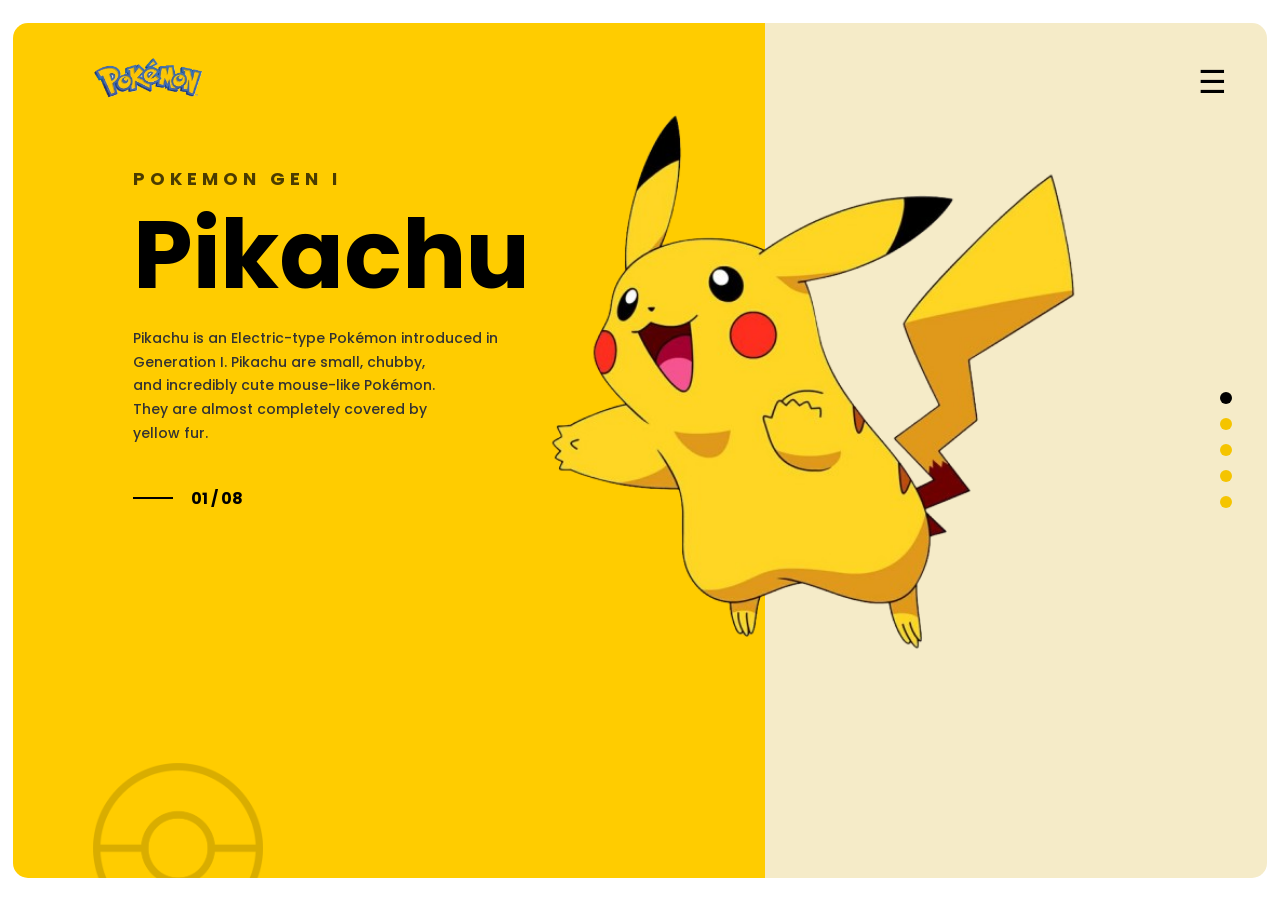
<file: A1-Assignment/Easy-Pokemon/index.html>
<!doctype html>
<html lang="en">
  <head>
    <meta charset="UTF-8" />
    <meta name="viewport" content="width=device-width, initial-scale=1.0" />
    <title>Pokemon Gen 1 - Pikachu</title>
    <link rel="stylesheet" href="style.css" />
    <link rel="preconnect" href="https://fonts.googleapis.com">
    <link rel="preconnect" href="https://fonts.gstatic.com" crossorigin>
    <link href="https://fonts.googleapis.com/css2?family=Poppins:wght@300;400;500;600;700;800&display=swap" rel="stylesheet">
  </head>

  <body>
    <main class="main_container">
      <!-- Left Section -->
      <section class="left_section">
        <header class="logo">
          <img src="./assets/images/pokemon_logo.png" alt="Pokemon Logo" />
        </header>

        <article class="pokemon_content">
          <span class="pokemon_gen">POKEMON GEN I</span>

          <h1>Pikachu</h1>

          <p>
            Pikachu is an Electric-type Pokémon introduced in Generation I.
            Pikachu are small, chubby,<br> and incredibly cute mouse-like Pokémon.<br>
            They are almost completely covered by <br> yellow fur.
          </p>

          <div class="counter">
            <span class="line"></span>
            <span class="count">01 / 08</span>
          </div>
        </article>

        <img
          src="./assets/images/pokeball.png"
          alt="Pokeball"
          class="pokeball"
        />
      </section>

      <!-- Right Section -->
      <section class="right_section">
        <button class="menu_btn">☰</button>

        <img src="./assets/images/pikachu_img.png" alt="Pikachu" class="pikachu" />

        <div class="dots">
          <span class="active"></span>
          <span></span>
          <span></span>
          <span></span>
          <span></span>

        </div>
      </section>
    </main>
  </body>
</html>
</file>
<file: A1-Assignment/Easy-Pokemon/style.css>
* {
    margin: 0;
    padding: 0;
    box-sizing: border-box;
}

body{
   min-height:100vh;
   font-family: "Poppins", sans-serif;
   display:flex;
   justify-content:center;
   align-items: center;
   background-color: white;  
}


.main_container {
    width: 98%;
    height: 95vh;
    display: flex;
    border-radius: 15px ;
    overflow: hidden ;
       
}


.left_section {
    width: 60%;
    height: 100%;
    background-color: #FFCC00;
    position:relative;   

}


 .logo {
   padding:35px 0 0 80px;
}

.logo img{
    width:110px;

}


.pokemon_content{
    width: 380px;
    margin-left:120px;
    margin-top:60px;

}

.pokemon_gen{
    font-size:18px;
    letter-spacing:5px;
    font-weight:bold;
    opacity: .7;
    

}


.pokemon_content h1{
    font-size:95px;
    line-height:1;
    margin:15px 0 25px;

}


.pokemon_content p{
    width:380px;
    font-size:14px;
    line-height:1.7;
    font-weight: 500;
    color:#333;

}


.counter{
    display: flex;
    align-items: center;
    gap: 18px;
    margin-top: 40px;
}

.line{
    width: 40px;
    height: 2px;
    background: #000;
}

.count{
    font-size: 16px;
    font-weight: 700;
    color: #000;
}


.pokeball{
    position:absolute;
    width:170px;
    left:80px;
    bottom:-55px;
    opacity:0.15;

}




.right_section {
    width: 40%;
    height: 100%;
    background-color: #F5EBC8;
    position:relative;
   
}

.menu_btn{
    position:absolute;
    top:40px;
    right:40px;
    font-size:32px;
    background:none;
    border:none;
    cursor:pointer;
}


.pikachu{
    position:absolute;
    width:540px;
    left:-220px;
    top:90px;
}

.dots{
    position:absolute;
    right:35px;
    top:50%;
    transform:translateY(-50%);
    display:flex;
    flex-direction:column;
    gap:14px;
}


.dots span{
    width:12px;
    height:12px;
    border-radius:50%;
    background:#f5c400;
}


.active{

    background:black !important;
}
</file>
